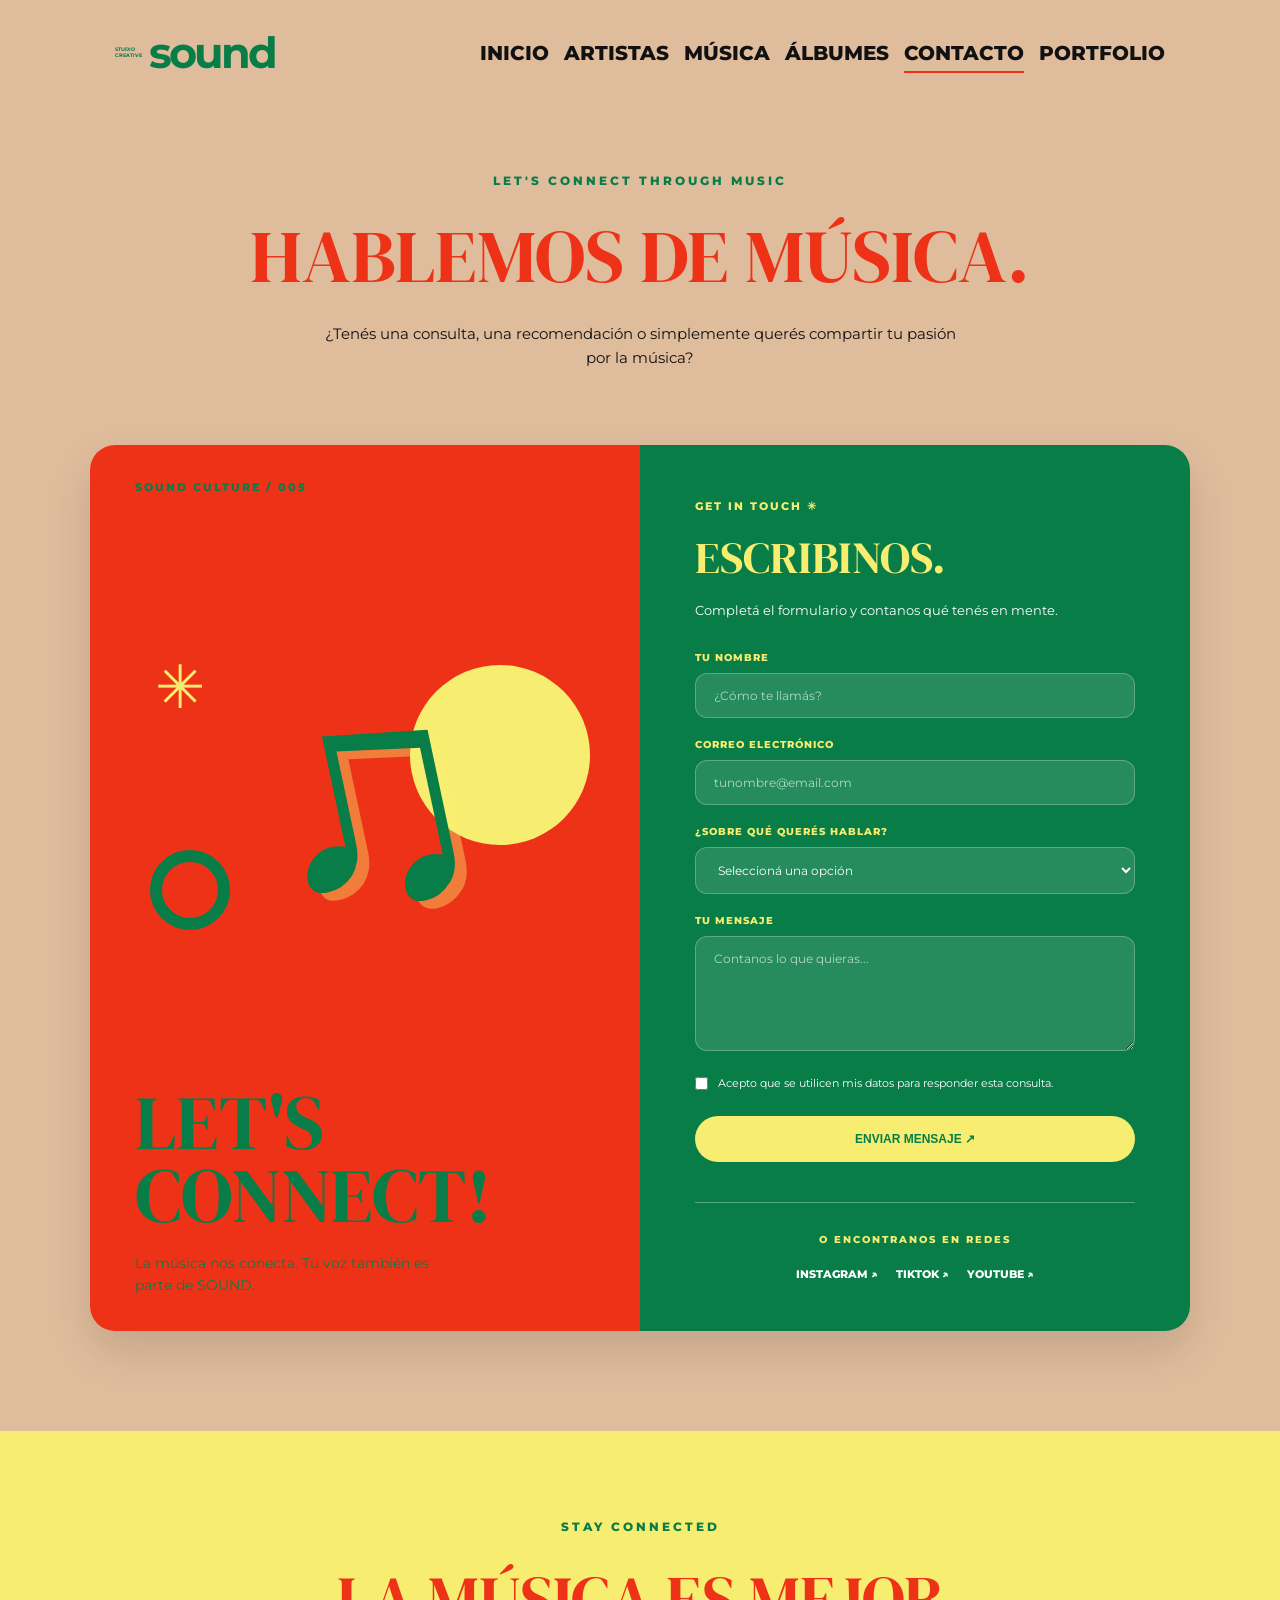
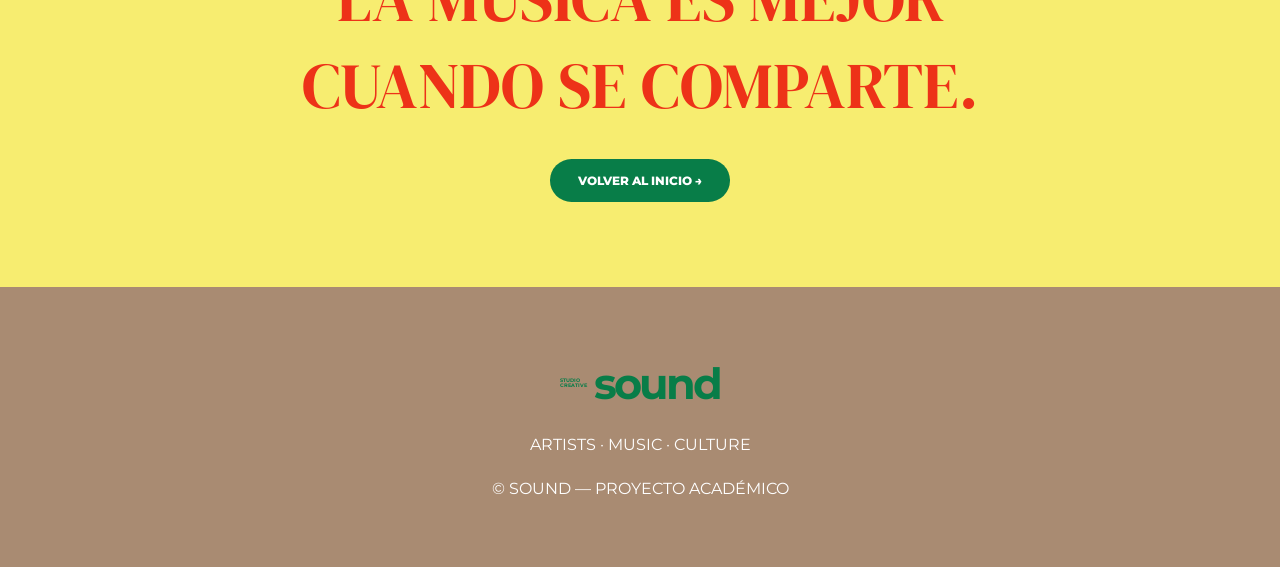
<file: contacto.html>
<!DOCTYPE html>
<html lang="es">
<head>
    <meta charset="UTF-8">
    <meta name="viewport" content="width=device-width, initial-scale=1.0">

    <title>SOUND | Contacto</title>

    <link rel="stylesheet" href="css/style.css">
    <link rel="stylesheet" href="css/contacto.css">
    <link rel="stylesheet" href="css/responsive.css">

    <link href="https://fonts.googleapis.com/css2?family=DM+Serif+Display&family=Montserrat:wght@400;500;600;700;800&display=swap" rel="stylesheet">

    <script src="js/contacto.js" defer></script>
</head>

<body>

    <!-- MENÚ -->
    <header class="header">

        <a href="index.html" class="logo">
            <span class="logo-small">STUDIO<br>CREATIVE</span>
            <span class="logo-main">sound</span>
        </a>

        <nav class="nav">
            <a href="index.html">INICIO</a>
            <a href="artistas.html">ARTISTAS</a>
            <a href="musica.html">MÚSICA</a>
            <a href="albumes.html">ÁLBUMES</a>
            <a href="contacto.html" class="activo">CONTACTO</a>
            <a href="portfolio.html">PORTFOLIO</a>
        </nav>

    </header>

    <main>

        <section class="contacto-intro">
            <span>LET'S CONNECT THROUGH MUSIC</span>
            <h1>HABLEMOS DE MÚSICA.</h1>
            <p>¿Tenés una consulta, una recomendación o simplemente querés compartir tu pasión por la música?</p>
        </section>

        <!-- FORMULARIO PRINCIPAL -->
        <section class="contacto-seccion">

            <div class="contacto-contenedor">

                <!-- LADO IZQUIERDO -->
                <div class="contacto-visual">

                    <span class="visual-etiqueta">SOUND CULTURE / 005</span>

                    <div class="nota-musical">
                        <span>♫</span>
                        <div class="circulo-decorativo circulo-uno"></div>
                        <div class="circulo-decorativo circulo-dos"></div>
                        <div class="estrella-decorativa">✳</div>
                    </div>

                    <div class="visual-texto">
                        <h2>LET'S<br>CONNECT!</h2>
                        <p>La música nos conecta. Tu voz también es parte de SOUND.</p>
                    </div>

                </div>

                <!-- LADO DERECHO -->
                <div class="contacto-formulario">

                    <div class="formulario-encabezado">
                        <span>GET IN TOUCH ✳</span>
                        <h2>ESCRIBINOS.</h2>
                        <p>Completá el formulario y contanos qué tenés en mente.</p>
                    </div>

                    <form id="formulario-contacto">

                        <div class="campo">
                            <label for="nombre">TU NOMBRE</label>
                            <input
                                type="text"
                                id="nombre"
                                name="nombre"
                                placeholder="¿Cómo te llamás?"
                                required
                            >
                        </div>

                        <div class="campo">
                            <label for="email">CORREO ELECTRÓNICO</label>
                            <input
                                type="email"
                                id="email"
                                name="email"
                                placeholder="tunombre@email.com"
                                required
                            >
                        </div>

                        <div class="campo">
                            <label for="asunto">¿SOBRE QUÉ QUERÉS HABLAR?</label>
                            <select id="asunto" name="asunto" required>
                                <option value="">Seleccioná una opción</option>
                                <option value="Consulta general">Consulta general</option>
                                <option value="Recomendación musical">Recomendación musical</option>
                                <option value="Colaboración">Colaboración</option>
                                <option value="Otro">Otro</option>
                            </select>
                        </div>

                        <div class="campo">
                            <label for="mensaje">TU MENSAJE</label>
                            <textarea
                                id="mensaje"
                                name="mensaje"
                                rows="5"
                                placeholder="Contanos lo que quieras..."
                                required
                            ></textarea>
                        </div>

                        <label class="aceptar">
                            <input type="checkbox" id="acepto" required>
                            <span>Acepto que se utilicen mis datos para responder esta consulta.</span>
                        </label>

                        <button type="submit" class="boton-enviar">
                            ENVIAR MENSAJE ↗
                        </button>

                        <p id="respuesta-formulario" role="status"></p>

                    </form>

                    <div class="contacto-redes">
                        <div class="linea-redes">
                            <span>O ENCONTRANOS EN REDES</span>
                        </div>

                        <div class="redes-contacto">
                            <a href="https://www.instagram.com/" target="_blank" rel="noopener noreferrer">INSTAGRAM ↗</a>
                            <a href="https://www.tiktok.com/" target="_blank" rel="noopener noreferrer">TIKTOK ↗</a>
                            <a href="https://www.youtube.com/" target="_blank" rel="noopener noreferrer">YOUTUBE ↗</a>
                        </div>
                    </div>

                </div>

            </div>

        </section>

        <!-- CIERRE -->
        <section class="contacto-cierre">
            <span>STAY CONNECTED</span>
            <h2>LA MÚSICA ES MEJOR<br>CUANDO SE COMPARTE.</h2>
            <a href="index.html" class="volver-inicio">VOLVER AL INICIO →</a>
        </section>

    </main>

    <footer class="footer">
        <div class="logo footer-logo">
            <span class="logo-small">STUDIO<br>CREATIVE</span>
            <span class="logo-main">sound</span>
        </div>

        <p>ARTISTS · MUSIC · CULTURE</p>
        <p>© SOUND — PROYECTO ACADÉMICO</p>
    </footer>

</body>
</html>
</file>
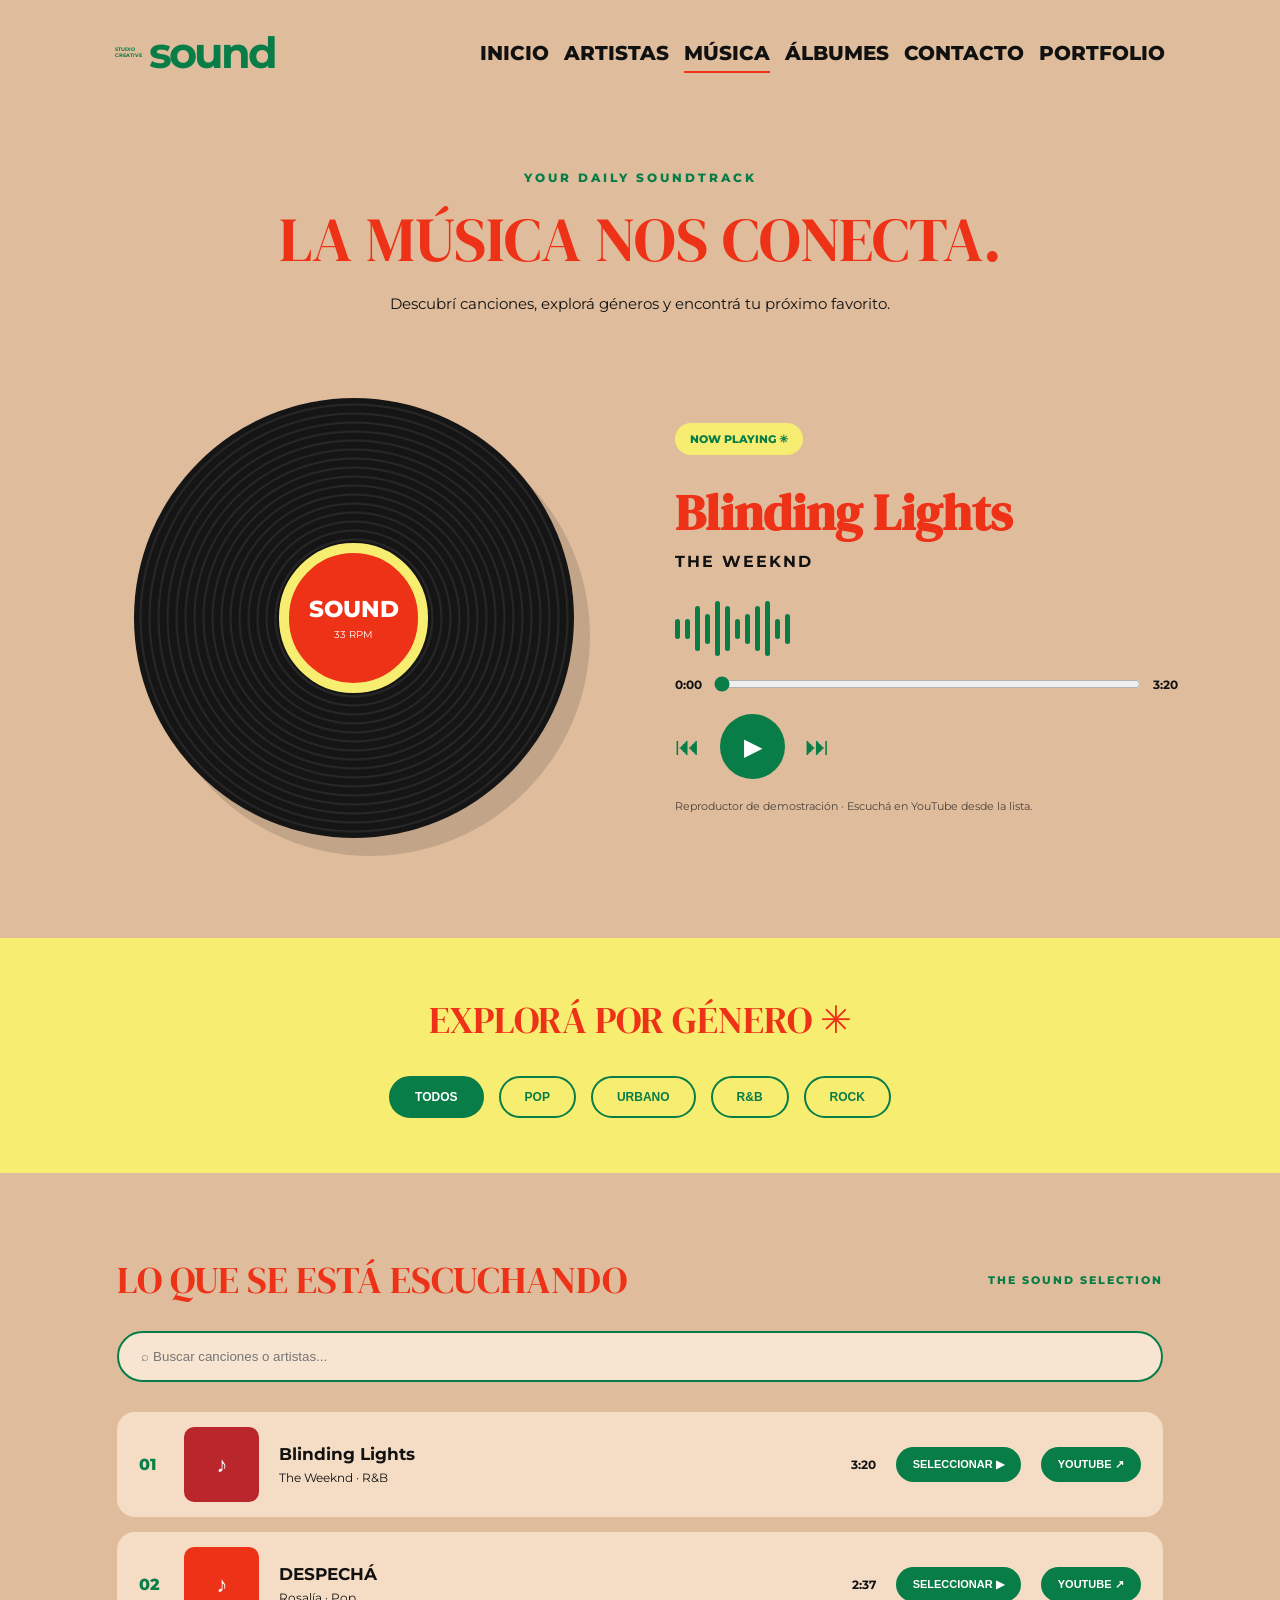
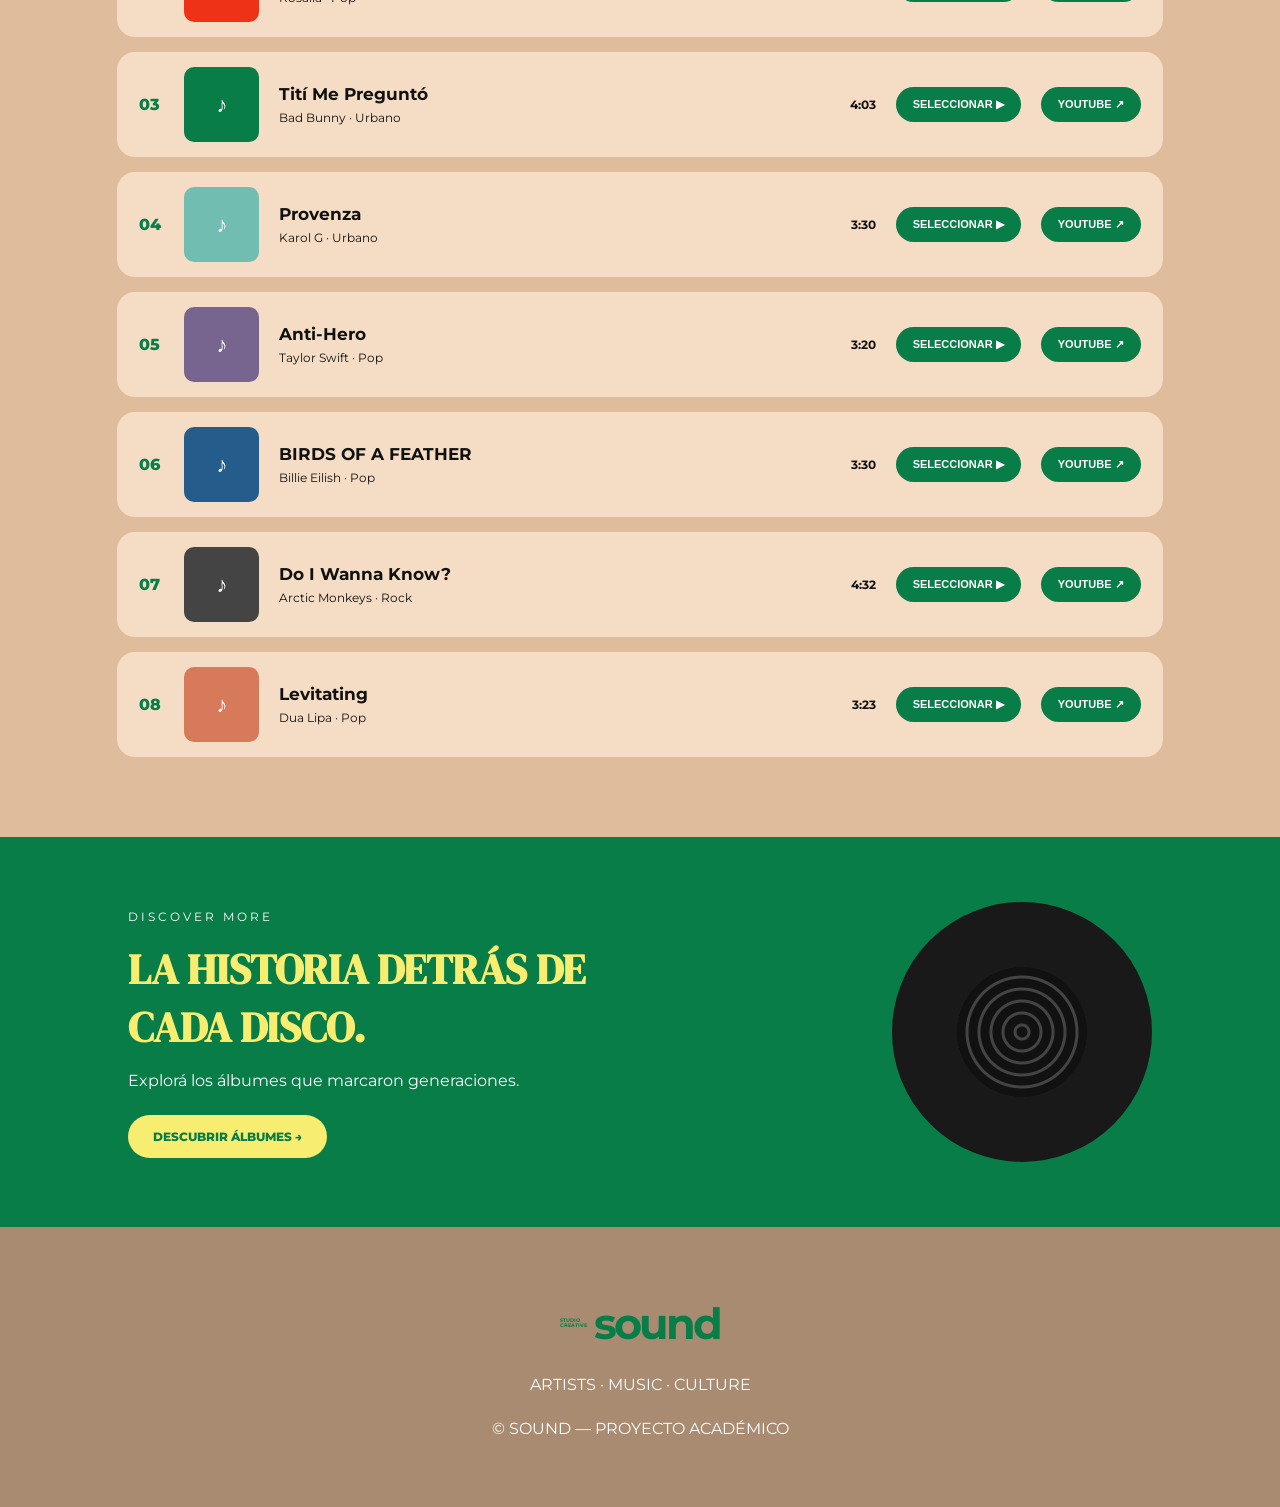
<file: musica.html>
<!DOCTYPE html>
<html lang="es">
<head>
    <meta charset="UTF-8">
    <meta name="viewport" content="width=device-width, initial-scale=1.0">
    <title>SOUND | Música</title>

    <link rel="stylesheet" href="css/style.css">
    <link rel="stylesheet" href="css/musica.css">
    <link rel="stylesheet" href="css/responsive.css">

    <link href="https://fonts.googleapis.com/css2?family=DM+Serif+Display&family=Montserrat:wght@400;500;600;700;800&display=swap" rel="stylesheet">

    <script src="js/musica.js" defer></script>
</head>

<body>

    <!-- MENÚ DE NAVEGACIÓN -->
    <header class="header">
        <a href="index.html" class="logo">
            <span class="logo-small">STUDIO<br>CREATIVE</span>
            <span class="logo-main">sound</span>
        </a>

        <nav class="nav">
            <a href="index.html">INICIO</a>
            <a href="artistas.html">ARTISTAS</a>
            <a href="musica.html" class="activo">MÚSICA</a>
            <a href="albumes.html">ÁLBUMES</a>
            <a href="contacto.html">CONTACTO</a>
            <a href="portfolio.html">PORTFOLIO</a>
        </nav>
    </header>

    <main>

        <!-- TÍTULO -->
        <section class="musica-intro">
            <p class="subtitulo">YOUR DAILY SOUNDTRACK</p>
            <h1>LA MÚSICA NOS CONECTA.</h1>
            <p>Descubrí canciones, explorá géneros y encontrá tu próximo favorito.</p>
        </section>

        <!-- REPRODUCTOR PRINCIPAL -->
        <section class="reproductor-seccion">

            <div class="reproductor-grid">

                <div class="vinilo-zona">
                    <div class="vinilo-grande" id="vinilo">
                        <div class="etiqueta-vinilo">
                            <span>SOUND</span>
                            <small>33 RPM</small>
                        </div>
                    </div>
                </div>

                <div class="player-info">
                    <span class="etiqueta">NOW PLAYING ✳</span>

                    <h2 id="titulo-actual">Blinding Lights</h2>
                    <p id="artista-actual">THE WEEKND</p>

                    <div class="onda">
                        <span></span><span></span><span></span>
                        <span></span><span></span><span></span>
                        <span></span><span></span><span></span>
                        <span></span><span></span><span></span>
                    </div>

                    <div class="progreso">
                        <span id="tiempo-actual">0:00</span>
                        <input type="range" id="barra-progreso" min="0" max="100" value="0" aria-label="Progreso de la canción">
                        <span id="duracion">3:20</span>
                    </div>

                    <div class="controles">
                        <button id="anterior" aria-label="Canción anterior">⏮</button>
                        <button id="play" class="play-principal" aria-label="Reproducir">▶</button>
                        <button id="siguiente" aria-label="Canción siguiente">⏭</button>
                    </div>

                    <p class="player-nota">Reproductor de demostración · Escuchá en YouTube desde la lista.</p>
                </div>

            </div>
        </section>

        <!-- CATEGORÍAS -->
        <section class="categorias-musica">
            <h2>EXPLORÁ POR GÉNERO ✳</h2>

            <div class="categorias-botones">
                <button class="categoria activo" data-genero="Todos">TODOS</button>
                <button class="categoria" data-genero="Pop">POP</button>
                <button class="categoria" data-genero="Urbano">URBANO</button>
                <button class="categoria" data-genero="R&B">R&B</button>
                <button class="categoria" data-genero="Rock">ROCK</button>
            </div>
        </section>

        <!-- CANCIONES -->
        <section class="canciones-seccion">
            <div class="titulo-fila">
                <h2>LO QUE SE ESTÁ ESCUCHANDO</h2>
                <span>THE SOUND SELECTION</span>
            </div>

            <input type="search" id="buscar-cancion" class="buscador-musica" placeholder="⌕ Buscar canciones o artistas...">

            <div class="lista-tracks" id="lista-tracks"></div>
        </section>

        <!-- BANNER -->
        <section class="banner-musica">
            <div>
                <span>DISCOVER MORE</span>
                <h2>LA HISTORIA DETRÁS DE CADA DISCO.</h2>
                <p>Explorá los álbumes que marcaron generaciones.</p>
                <a href="albumes.html" class="boton-musica">DESCUBRIR ÁLBUMES →</a>
            </div>
            <div class="banner-disco"></div>
        </section>

    </main>

    <!-- FOOTER -->
    <footer class="footer">
        <div class="logo footer-logo">
            <span class="logo-small">STUDIO<br>CREATIVE</span>
            <span class="logo-main">sound</span>
        </div>
        <p>ARTISTS · MUSIC · CULTURE</p>
        <p>© SOUND — PROYECTO ACADÉMICO</p>
    </footer>

</body>
</html>
</file>
<file: css/style.css>
/* ==============================
   RESET
================================= */

* {
    margin: 0;
    padding: 0;
    box-sizing: border-box;
}

body {
    font-family: "Montserrat", sans-serif;
    color: #111;
    background-color: #dfbc9c;
}

a {
    text-decoration: none;
    color: inherit;
}


/* ==============================
   COLORES
================================= */

:root {
    --beige: #dfbc9c;
    --amarillo: #f7ed70;
    --verde: #087d48;
    --rojo: #ed3218;
    --marron: #a98b72;
    --blanco: #fff;
}


/* ==============================
   HEADER
================================= */

.header {
    height: 105px;
    width: 100%;

    display: flex;
    align-items: center;
    justify-content: space-between;

    padding: 0 9%;
}


/* LOGO */

.logo {
    display: flex;
    align-items: center;
    gap: 7px;

    color: var(--verde);
}

.logo-main {
    font-size: 43px;
    font-weight: 700;
    letter-spacing: -3px;
}

.logo-small {
    font-size: 5px;
    font-weight: 700;
    line-height: 1.1;
}


/* NAV */

.nav {
    display: flex;
    align-items: center;
    gap: 25px;
}

.nav a {
    font-size: 20px;
    font-weight: 800;

    position: relative;
    padding: 8px 0;
}

.nav a.activo::after {
    content: "";

    position: absolute;
    bottom: 0;
    left: 0;

    width: 100%;
    height: 2px;

    background-color: var(--rojo);
}


/* ==============================
   HERO
================================= */

.hero {
    text-align: center;

    padding-top: 55px;
}

.hero-text h1 {
    font-family: "DM Serif Display", serif;

    color: var(--rojo);

    font-size: 39px;
    font-weight: 400;
}

.hero-text p {
    color: var(--rojo);

    font-size: 17px;
    margin-top: 5px;
}


/* VINILO */

.vinilo {
    width: 585px;
    height: 300px;

    margin: 18px auto 0;

    overflow: hidden;
}

.vinilo img {
    width: 100%;
    display: block;
}


/* ==============================
   DESTACADO
================================= */

.destacado {
    text-align: center;

    padding: 5px 10% 80px;
}

.estrellas {
    color: white;
    font-size: 75px;

    line-height: 70px;

    letter-spacing: 15px;
}

.destacado h2,
.artistas h2,
.musica h2 {
    font-family: "DM Serif Display", serif;

    color: var(--rojo);

    font-size: 30px;
    font-weight: 400;
}

.destacado h2 {
    margin-top: -50px;
    position: relative;
}


/* ARTISTA */

.artista-contenido {
    display: flex;
    justify-content: center;
    align-items: center;

    gap: 28px;

    margin-top: 28px;
}

.artista-contenido img {
    width: 260px;
    height: 260px;

    object-fit: cover;
}

.artista-info {
    width: 450px;
    text-align: left;
}

.artista-info p {
    font-size: 16px;
    line-height: 1.4;

    margin-bottom: 20px;
}


/* BOTONES */

.boton {
    display: inline-block;

    background-color: var(--verde);
    color: white;

    border-radius: 30px;

    padding: 12px 22px;

    font-size: 13px;
    font-weight: 700;

    transition: 0.2s;
}

.boton:hover {
    transform: scale(1.05);
}


/* ==============================
   ARTISTAS
================================= */

.artistas {
    background-color: var(--amarillo);

    text-align: center;

    padding: 35px 7% 55px;
}

.artistas-grid {
    display: grid;

    grid-template-columns: repeat(4, 1fr);

    gap: 25px;

    max-width: 1000px;

    margin: 30px auto 25px;
}


/* CARD */

.artista-card {
    height: 190px;

    background-color: var(--verde);

    border-radius: 17px;

    overflow: hidden;

    display: flex;
    flex-direction: column;

    justify-content: flex-end;

    color: white;
}

.artista-card img {
    width: 100%;
    height: 125px;

    object-fit: cover;
}

.artista-card div {
    height: 65px;

    display: flex;
    flex-direction: column;
    justify-content: center;
}

.artista-card h3 {
    font-size: 13px;
    font-weight: 800;
}

.artista-card p {
    font-size: 12px;
    margin-top: 3px;
}


/* EXPLORAR */

.explorar {
    padding: 12px 35px;
}


/* ==============================
   MÚSICA
================================= */

.musica {
    padding: 55px 10% 75px;

    min-height: 580px;

    text-align: center;
}

.albumes {
    position: relative;

    max-width: 750px;
    height: 390px;

    margin: 35px auto 0;
}


/* ALBUMES */

.album {
    position: absolute;

    width: 205px;
    height: 205px;

    object-fit: cover;

    border-radius: 18px;

    box-shadow: 0 2px 8px rgba(0,0,0,0.08);
}

.album1 {
    left: 0;
    top: 0;
}

.album2 {
    left: 30px;
    top: 210px;
}

.album3 {
    left: 270px;
    top: 215px;
}

.album4 {
    left: 470px;
    top: 0;
}

.album5 {
    left: 205px;
    top: 150px;

    width: 145px;
    height: 145px;
}

.album6 {
    left: 425px;
    top: 175px;

    width: 165px;
    height: 165px;
}


/* ==============================
   FOOTER
================================= */

.footer {
    background-color: var(--marron);

    min-height: 280px;

    display: flex;
    flex-direction: column;

    align-items: center;
    justify-content: center;

    color: white;

    gap: 25px;
}

.footer-logo {
    color: var(--verde);
}

.footer p {
    font-size: 16px;
}


/* REDES */

.redes {
    display: flex;
    gap: 28px;
}

.redes img {
    width: 40px;
    height: 40px;

    object-fit: contain;
}


/* ==============================
   RESPONSIVE
================================= */

@media (max-width: 800px) {

    .header {
        padding: 0 5%;
    }

    .nav {
        gap: 12px;
    }

    .nav a {
        font-size: 14px;
    }

    .logo-main {
        font-size: 32px;
    }

    .vinilo {
        width: 90%;
    }

    .artista-contenido {
        flex-direction: column;
    }

    .artista-info {
        width: 80%;
        text-align: center;
    }

    .artistas-grid {
        grid-template-columns: repeat(2, 1fr);
    }

    .albumes {
        transform: scale(0.8);
    }
}


@media (max-width: 500px) {

    .header {
        height: auto;

        padding: 20px;

        flex-direction: column;

        gap: 15px;
    }

    .nav {
        flex-wrap: wrap;
        justify-content: center;
    }

    .hero {
        padding-top: 30px;
    }

    .hero-text h1 {
        font-size: 30px;
    }

    .artistas-grid {
        grid-template-columns: 1fr;
    }

    .albumes {
        transform: scale(0.55);
        transform-origin: top center;
    }

    .musica {
        min-height: 500px;
    }
}
</file>
<file: css/contacto.css>
/* ============================
   SOUND - CONTACTO
============================ */

:root {
    --beige: #dfbc9c;
    --verde: #087d48;
    --amarillo: #f7ed70;
    --rojo: #ed3218;
    --marron: #a98b72;
}

body {
    background: var(--beige);
}

/* INTRO */

.contacto-intro {
    text-align: center;
    padding: 65px 20px 55px;
}

.contacto-intro span {
    color: var(--verde);
    font-size: 12px;
    font-weight: 800;
    letter-spacing: 3px;
}

.contacto-intro h1 {
    font-family: 'DM Serif Display', serif;
    font-size: clamp(40px, 6vw, 75px);
    font-weight: 400;
    color: var(--rojo);
    margin: 15px 0;
}

.contacto-intro p {
    max-width: 650px;
    margin: auto;
    line-height: 1.6;
    font-size: 15px;
}

/* CONTENEDOR */

.contacto-seccion {
    padding: 20px 7% 100px;
}

.contacto-contenedor {
    display: grid;
    grid-template-columns: 1fr 1fr;
    max-width: 1100px;
    margin: auto;
    min-height: 650px;
    border-radius: 25px;
    overflow: hidden;
    box-shadow: 0 20px 45px rgba(0,0,0,.12);
}

/* LADO IZQUIERDO */

.contacto-visual {
    background: var(--rojo);
    color: var(--verde);
    padding: 35px 45px;
    display: flex;
    flex-direction: column;
    justify-content: space-between;
    position: relative;
    overflow: hidden;
}

.visual-etiqueta {
    font-size: 11px;
    font-weight: 800;
    letter-spacing: 2px;
}

.nota-musical {
    position: relative;
    height: 300px;
    display: grid;
    place-items: center;
}

.nota-musical > span {
    font-size: clamp(180px, 24vw, 310px);
    line-height: 1;
    font-weight: 800;
    color: var(--verde);
    position: relative;
    z-index: 2;
    transform: rotate(-12deg);
    text-shadow: 10px 10px 0 rgba(247,237,112,.4);
}

.circulo-decorativo {
    position: absolute;
    border-radius: 50%;
}

.circulo-uno {
    width: 180px;
    height: 180px;
    background: var(--amarillo);
    top: 25px;
    right: 5px;
}

.circulo-dos {
    width: 80px;
    height: 80px;
    border: 12px solid var(--verde);
    bottom: 10px;
    left: 15px;
}

.estrella-decorativa {
    position: absolute;
    top: 10px;
    left: 20px;
    color: var(--amarillo);
    font-size: 60px;
    animation: rotarEstrella 15s linear infinite;
}

@keyframes rotarEstrella {
    to { transform: rotate(360deg); }
}

.visual-texto h2 {
    font-family: 'DM Serif Display', serif;
    font-size: clamp(50px, 6vw, 80px);
    font-weight: 400;
    line-height: .95;
    margin-bottom: 20px;
}

.visual-texto p {
    font-size: 14px;
    line-height: 1.6;
    max-width: 300px;
}

/* LADO DERECHO */

.contacto-formulario {
    background: var(--verde);
    color: white;
    padding: 50px 55px;
}

.formulario-encabezado > span {
    color: var(--amarillo);
    font-size: 11px;
    font-weight: 800;
    letter-spacing: 2px;
}

.formulario-encabezado h2 {
    font-family: 'DM Serif Display', serif;
    font-weight: 400;
    font-size: 45px;
    color: var(--amarillo);
    margin: 12px 0;
}

.formulario-encabezado p {
    font-size: 13px;
    line-height: 1.6;
    margin-bottom: 30px;
}

/* CAMPOS */

.campo {
    margin-bottom: 20px;
}

.campo label {
    display: block;
    font-size: 10px;
    font-weight: 800;
    letter-spacing: 1px;
    margin-bottom: 9px;
    color: var(--amarillo);
}

.campo input,
.campo select,
.campo textarea {
    width: 100%;
    padding: 14px 18px;
    border-radius: 12px;
    border: 1px solid rgba(255,255,255,.25);
    background: rgba(255,255,255,.12);
    color: white;
    font-family: 'Montserrat', sans-serif;
    font-size: 12px;
    outline: none;
    transition: .2s;
}

.campo input::placeholder,
.campo textarea::placeholder {
    color: rgba(255,255,255,.65);
}

.campo input:focus,
.campo textarea:focus,
.campo select:focus {
    border-color: var(--amarillo);
    box-shadow: 0 0 0 3px rgba(247,237,112,.15);
}

.campo select option {
    background: var(--verde);
    color: white;
}

.campo textarea {
    resize: vertical;
    min-height: 115px;
}

/* CHECKBOX */

.aceptar {
    display: flex;
    align-items: flex-start;
    gap: 10px;
    font-size: 11px;
    line-height: 1.5;
    margin: 15px 0 25px;
}

.aceptar input {
    accent-color: var(--amarillo);
    margin-top: 2px;
}

/* BOTÓN */

.boton-enviar {
    width: 100%;
    padding: 16px;
    border: none;
    border-radius: 30px;
    background: var(--amarillo);
    color: var(--verde);
    font-size: 12px;
    font-weight: 800;
    cursor: pointer;
    transition: .3s;
}

.boton-enviar:hover {
    background: var(--rojo);
    color: white;
    transform: translateY(-3px);
}

#respuesta-formulario {
    font-size: 12px;
    margin-top: 12px;
    line-height: 1.5;
}

/* REDES */

.contacto-redes {
    margin-top: 40px;
}

.linea-redes {
    text-align: center;
    border-top: 1px solid rgba(255,255,255,.3);
    padding-top: 25px;
}

.linea-redes span {
    color: var(--amarillo);
    font-size: 10px;
    font-weight: 800;
    letter-spacing: 2px;
}

.redes-contacto {
    display: flex;
    flex-wrap: wrap;
    justify-content: center;
    gap: 18px;
    margin-top: 20px;
}

.redes-contacto a {
    color: white;
    text-decoration: none;
    font-size: 11px;
    font-weight: 800;
}

.redes-contacto a:hover {
    color: var(--amarillo);
}

/* CIERRE */

.contacto-cierre {
    background: var(--amarillo);
    text-align: center;
    padding: 85px 20px;
}

.contacto-cierre span {
    font-size: 12px;
    font-weight: 800;
    letter-spacing: 3px;
    color: var(--verde);
}

.contacto-cierre h2 {
    font-family: 'DM Serif Display', serif;
    font-size: clamp(35px, 5vw, 65px);
    font-weight: 400;
    color: var(--rojo);
    margin: 20px 0 30px;
}

.volver-inicio {
    display: inline-block;
    background: var(--verde);
    color: white;
    padding: 14px 28px;
    border-radius: 30px;
    font-size: 12px;
    font-weight: 800;
    text-decoration: none;
}

.volver-inicio:hover {
    background: var(--rojo);
}

/* RESPONSIVE */

@media (max-width: 850px) {
    .contacto-contenedor {
        grid-template-columns: 1fr;
    }

    .contacto-visual {
        min-height: 420px;
    }

    .nota-musical {
        height: 180px;
    }

    .nota-musical > span {
        font-size: 190px;
    }
}

@media (max-width: 550px) {
    .contacto-seccion {
        padding: 10px 5% 60px;
    }

    .contacto-visual {
        padding: 30px;
    }

    .contacto-formulario {
        padding: 35px 25px;
    }

    .formulario-encabezado h2 {
        font-size: 38px;
    }
}
</file>
<file: css/responsive.css>
/* =====================================
   SOUND - RESPONSIVE DESIGN
   ===================================== */

/* AJUSTES GENERALES */

*, *::before, *::after {
    box-sizing: border-box;
}

html {
    max-width: 100%;
}

body {
    margin: 0;
    width: 100%;
    min-width: 0;
}

img, video, svg {
    max-width: 100%;
}

img {
    height: auto;
}

main, section, header, footer {
    max-width: 100%;
}

h1, h2, h3, p {
    overflow-wrap: break-word;
}

input, textarea, select {
    max-width: 100%;
}

/* NAVEGACION COMPARTIDA */

.header {
    display: flex;
    justify-content: space-between;
    align-items: center;
    flex-wrap: wrap;
    gap: 20px;
}

.header .logo {
    flex-shrink: 0;
}

.header .nav {
    display: flex;
    flex-wrap: wrap;
    align-items: center;
    justify-content: center;
    gap: 15px;
}

/* =====================================
   TABLET - 601px a 1024px
   ===================================== */

@media (min-width: 601px) and (max-width: 1024px) {

    .header {
        padding: 20px 4%;
        justify-content: center;
        gap: 20px;
    }

    .header .nav {
        width: 100%;
        gap: 18px;
    }

    .header .nav a {
        font-size: 12px;
    }

    /* TITULOS */

    h1 {
        font-size: clamp(36px, 5vw, 65px);
    }

    h2 {
        font-size: clamp(28px, 4vw, 48px);
    }

    /* INICIO */

    .vinilo {
        width: min(320px, 65vw);
    }

    /* ARTISTAS Y ALBUMES */

    .artistas-catalogo,
    .catalogo-grid {
        grid-template-columns: repeat(2, minmax(0, 1fr));
    }

    /* CONTACTO */

    .contacto-contenedor {
        grid-template-columns: 1fr 1fr;
    }

    /* INSTAGRAM */

    .instagram-contenedor {
        grid-template-columns: 1fr 1fr;
        gap: 25px;
    }

    .instagram-celular {
        transform: rotate(0deg);
    }
}

/* =====================================
   CELULAR - HASTA 600px
   ===================================== */

@media (max-width: 600px) {

    /* MENU */

    .header {
        display: flex;
        flex-direction: column;
        align-items: center;
        justify-content: center;
        padding: 18px 15px;
        gap: 18px;
    }

    .header .logo {
        justify-content: center;
    }

    .header .logo-main {
        font-size: 36px;
    }

    .header .nav {
        display: flex;
        flex-wrap: wrap;
        justify-content: center;
        width: 100%;
        gap: 10px 15px;
    }

    .header .nav a {
        font-size: 10px;
        white-space: nowrap;
    }

    /* TEXTOS */

    h1 {
        font-size: clamp(30px, 9vw, 45px);
        line-height: 1.1;
    }

    h2 {
        font-size: clamp(26px, 7vw, 38px);
        line-height: 1.15;
    }

    h3 {
        font-size: clamp(18px, 5vw, 25px);
    }

    p {
        line-height: 1.6;
    }

    /* INICIO */

    .hero {
        padding: 45px 18px;
        text-align: center;
    }

    .vinilo {
        width: min(280px, 80vw);
        margin: 30px auto;
    }

    /* ARTISTAS */

    .artistas-catalogo {
        grid-template-columns: 1fr;
    }

    /* ALBUMES */

    .catalogo-grid {
        grid-template-columns: 1fr;
    }

    /* MUSICA */

    .lista-tracks {
        width: 100%;
        min-width: 0;
    }

    .track {
        min-width: 0;
        gap: 8px;
    }

    .track-info {
        min-width: 0;
    }

    .track-info h3 {
        font-size: 14px;
    }

    .track-info p {
        font-size: 11px;
    }

    .track-numero {
        font-size: 12px;
    }

    .track-duracion {
        font-size: 11px;
    }

    /* CONTACTO */

    .contacto-contenedor {
        display: grid;
        grid-template-columns: 1fr;
        width: 100%;
    }

    .contacto-visual {
        min-height: 240px;
    }

    .contacto-formulario {
        padding: 25px 20px;
    }

    .contacto-formulario input,
    .contacto-formulario textarea,
    .contacto-formulario select {
        width: 100%;
    }

    /* GALERIA */

    .portfolio-grid,
    .galeria-grid {
        grid-template-columns: 1fr;
    }

    /* INSTAGRAM */

    .instagram-seccion {
        padding: 60px 20px;
    }

    .instagram-contenedor {
        display: grid;
        grid-template-columns: 1fr;
        gap: 45px;
        text-align: center;
    }

    .instagram-texto h2 {
        font-size: clamp(36px, 10vw, 55px);
    }

    .instagram-texto > p {
        margin-left: auto;
        margin-right: auto;
    }

    .instagram-celular-zona {
        width: 100%;
    }

    .instagram-celular {
        width: min(290px, 85vw);
        height: 585px;
        transform: rotate(0deg);
    }

    .instagram-estrella {
        font-size: 70px;
    }

    .instagram-circulo {
        width: 110px;
        height: 110px;
    }

    /* FOOTER */

    footer {
        text-align: center;
    }
}

/* =====================================
   CELULARES MUY PEQUEÑOS
   HASTA 375px
   ===================================== */

@media (max-width: 375px) {

    .header .nav {
        gap: 9px;
    }

    .header .nav a {
        font-size: 9px;
    }

    .header .logo-main {
        font-size: 32px;
    }

    .vinilo {
        width: min(245px, 80vw);
    }

    .instagram-celular {
        width: min(260px, 85vw);
        height: 565px;
    }

    .contacto-formulario {
        padding: 20px 15px;
    }
}
</file>
<file: css/musica.css>
/* ===========================
   SOUND - PÁGINA MÚSICA
=========================== */

:root {
    --beige: #dfbc9c;
    --verde: #087d48;
    --amarillo: #f7ed70;
    --rojo: #ed3218;
    --marron: #a98b72;
}

body {
    background: var(--beige);
    font-family: 'Montserrat', sans-serif;
}

button {
    cursor: pointer;
}

/* INTRODUCCIÓN */

.musica-intro {
    text-align: center;
    padding: 65px 20px 50px;
}

.musica-intro .subtitulo {
    color: var(--verde);
    font-weight: 800;
    font-size: 12px;
    letter-spacing: 3px;
}

.musica-intro h1 {
    font-family: 'DM Serif Display', serif;
    font-size: clamp(35px, 5vw, 62px);
    font-weight: 400;
    color: var(--rojo);
    margin: 12px 0;
}

.musica-intro > p:last-child {
    font-size: 15px;
}

/* REPRODUCTOR */

.reproductor-seccion {
    padding: 35px 8% 100px;
}

.reproductor-grid {
    max-width: 1100px;
    margin: auto;
    display: grid;
    grid-template-columns: 1fr 1fr;
    gap: 70px;
    align-items: center;
}

/* VINILO GRANDE */

.vinilo-zona {
    display: flex;
    justify-content: center;
}

.vinilo-grande {
    width: min(440px, 100%);
    aspect-ratio: 1;
    border-radius: 50%;
    background:
        repeating-radial-gradient(
            circle,
            #151515 0px,
            #151515 5px,
            #2b2b2b 6px,
            #101010 9px
        );

    display: flex;
    justify-content: center;
    align-items: center;
    box-shadow: 16px 18px 0 rgba(0,0,0,.13);
}

.vinilo-grande.girando {
    animation: girar 5s linear infinite;
}

@keyframes girar {
    from { transform: rotate(0deg); }
    to { transform: rotate(360deg); }
}

.etiqueta-vinilo {
    width: 34%;
    aspect-ratio: 1;
    border-radius: 50%;
    background: var(--rojo);
    border: 10px solid var(--amarillo);
    color: white;

    display: flex;
    flex-direction: column;
    justify-content: center;
    align-items: center;
    gap: 5px;
}

.etiqueta-vinilo span {
    font-size: 23px;
    font-weight: 800;
}

.etiqueta-vinilo small {
    font-size: 10px;
}

/* PLAYER */

.player-info .etiqueta {
    display: inline-block;
    background: var(--amarillo);
    color: var(--verde);
    padding: 9px 15px;
    border-radius: 20px;
    font-size: 11px;
    font-weight: 800;
}

.player-info h2 {
    font-family: 'DM Serif Display', serif;
    font-size: clamp(35px, 4vw, 55px);
    color: var(--rojo);
    margin-top: 22px;
}

#artista-actual {
    font-size: 16px;
    font-weight: 700;
    letter-spacing: 2px;
    margin-top: 5px;
}

/* ONDA DE AUDIO */

.onda {
    display: flex;
    gap: 5px;
    align-items: center;
    height: 65px;
    margin-top: 25px;
}

.onda span {
    display: block;
    width: 5px;
    height: 20px;
    border-radius: 5px;
    background: var(--verde);
}

.onda span:nth-child(3n) { height: 45px; }
.onda span:nth-child(4n) { height: 30px; }
.onda span:nth-child(5n) { height: 55px; }

.onda.animada span {
    animation: onda 0.7s ease-in-out infinite alternate;
}

.onda.animada span:nth-child(2n) {
    animation-delay: .2s;
}

.onda.animada span:nth-child(3n) {
    animation-delay: .4s;
}

@keyframes onda {
    to { height: 8px; }
}

/* PROGRESO */

.progreso {
    display: flex;
    align-items: center;
    gap: 12px;
    margin: 15px 0;
}

.progreso span {
    font-size: 12px;
    font-weight: 700;
}

.progreso input {
    flex: 1;
    accent-color: var(--verde);
}

/* CONTROLES */

.controles {
    display: flex;
    align-items: center;
    gap: 20px;
    margin-top: 22px;
}

.controles button {
    border: none;
    background: transparent;
    font-size: 25px;
    color: var(--verde);
}

.controles .play-principal {
    background: var(--verde);
    color: white;
    border-radius: 50%;
    width: 65px;
    height: 65px;
    font-size: 24px;
}

.player-nota {
    font-size: 11px;
    margin-top: 20px;
    opacity: .7;
}

/* CATEGORÍAS */

.categorias-musica {
    background: var(--amarillo);
    padding: 55px 8%;
    text-align: center;
}

.categorias-musica h2,
.canciones-seccion h2 {
    font-family: 'DM Serif Display', serif;
    color: var(--rojo);
    font-size: clamp(27px, 3vw, 40px);
    font-weight: 400;
}

.categorias-botones {
    display: flex;
    justify-content: center;
    flex-wrap: wrap;
    gap: 15px;
    margin-top: 30px;
}

.categoria {
    border: 2px solid var(--verde);
    background: transparent;
    color: var(--verde);
    border-radius: 30px;
    padding: 12px 24px;
    font-weight: 800;
    font-size: 12px;
    transition: .2s;
}

.categoria:hover,
.categoria.activo {
    background: var(--verde);
    color: white;
}

/* LISTA DE CANCIONES */

.canciones-seccion {
    padding: 80px 8%;
    max-width: 1250px;
    margin: auto;
}

.titulo-fila {
    display: flex;
    justify-content: space-between;
    align-items: center;
    gap: 20px;
    margin-bottom: 25px;
}

.titulo-fila span {
    color: var(--verde);
    font-size: 11px;
    font-weight: 800;
    letter-spacing: 2px;
}

.buscador-musica {
    width: 100%;
    padding: 16px 22px;
    border-radius: 30px;
    border: 2px solid var(--verde);
    background: #f8e5d1;
    outline-color: var(--rojo);
    margin-bottom: 30px;
}

.lista-tracks {
    display: grid;
    gap: 15px;
}

.track {
    display: flex;
    align-items: center;
    gap: 20px;
    background: #f5ddc5;
    padding: 15px 22px;
    border-radius: 18px;
    transition: .2s;
}

.track:hover {
    transform: translateX(5px);
    background: #f9e9d8;
}

.track-numero {
    font-weight: 800;
    color: var(--verde);
    width: 25px;
}

.track-portada {
    width: 75px;
    height: 75px;
    flex-shrink: 0;
    border-radius: 10px;
    display: grid;
    place-items: center;
    color: white;
    font-weight: 800;
    font-size: 22px;
}

.track-info {
    flex: 1;
}

.track-info h3 {
    font-size: 17px;
    margin-bottom: 6px;
}

.track-info p {
    font-size: 12px;
}

.track-duracion {
    font-size: 12px;
    font-weight: 700;
}

.track button {
    border: none;
    border-radius: 25px;
    padding: 11px 17px;
    background: var(--verde);
    color: white;
    font-size: 11px;
    font-weight: 800;
}

.track button:hover {
    background: var(--rojo);
}

/* BANNER */

.banner-musica {
    background: var(--verde);
    color: white;
    padding: 65px 10%;
    display: flex;
    align-items: center;
    justify-content: space-between;
    gap: 30px;
    overflow: hidden;
}

.banner-musica > div:first-child {
    max-width: 550px;
}

.banner-musica span {
    font-size: 12px;
    letter-spacing: 3px;
}

.banner-musica h2 {
    color: var(--amarillo);
    font-family: 'DM Serif Display', serif;
    font-size: 42px;
    margin: 15px 0;
}

.boton-musica {
    display: inline-block;
    background: var(--amarillo);
    color: var(--verde);
    border-radius: 30px;
    padding: 14px 25px;
    margin-top: 25px;
    font-size: 12px;
    font-weight: 800;
}

.banner-disco {
    width: 260px;
    aspect-ratio: 1;
    flex-shrink: 0;
    border-radius: 50%;
    background: repeating-radial-gradient(
        circle, #111 0 5px, #444 6px 8px, #111 9px 12px
    );
    border: 65px solid #191919;
}

/* RESPONSIVE */

@media (max-width: 800px) {
    .reproductor-grid {
        grid-template-columns: 1fr;
        gap: 55px;
    }

    .player-info {
        text-align: center;
    }

    .onda, .controles {
        justify-content: center;
    }

    .banner-disco {
        display: none;
    }

    .titulo-fila {
        flex-direction: column;
        text-align: center;
    }
}

@media (max-width: 550px) {
    .track {
        gap: 10px;
        padding: 12px;
        flex-wrap: wrap;
    }

    .track-portada {
        width: 55px;
        height: 55px;
    }

    .track-info h3 {
        font-size: 14px;
    }

    .track-duracion {
        display: none;
    }

    .banner-musica h2 {
        font-size: 32px;
    }
}
</file>
